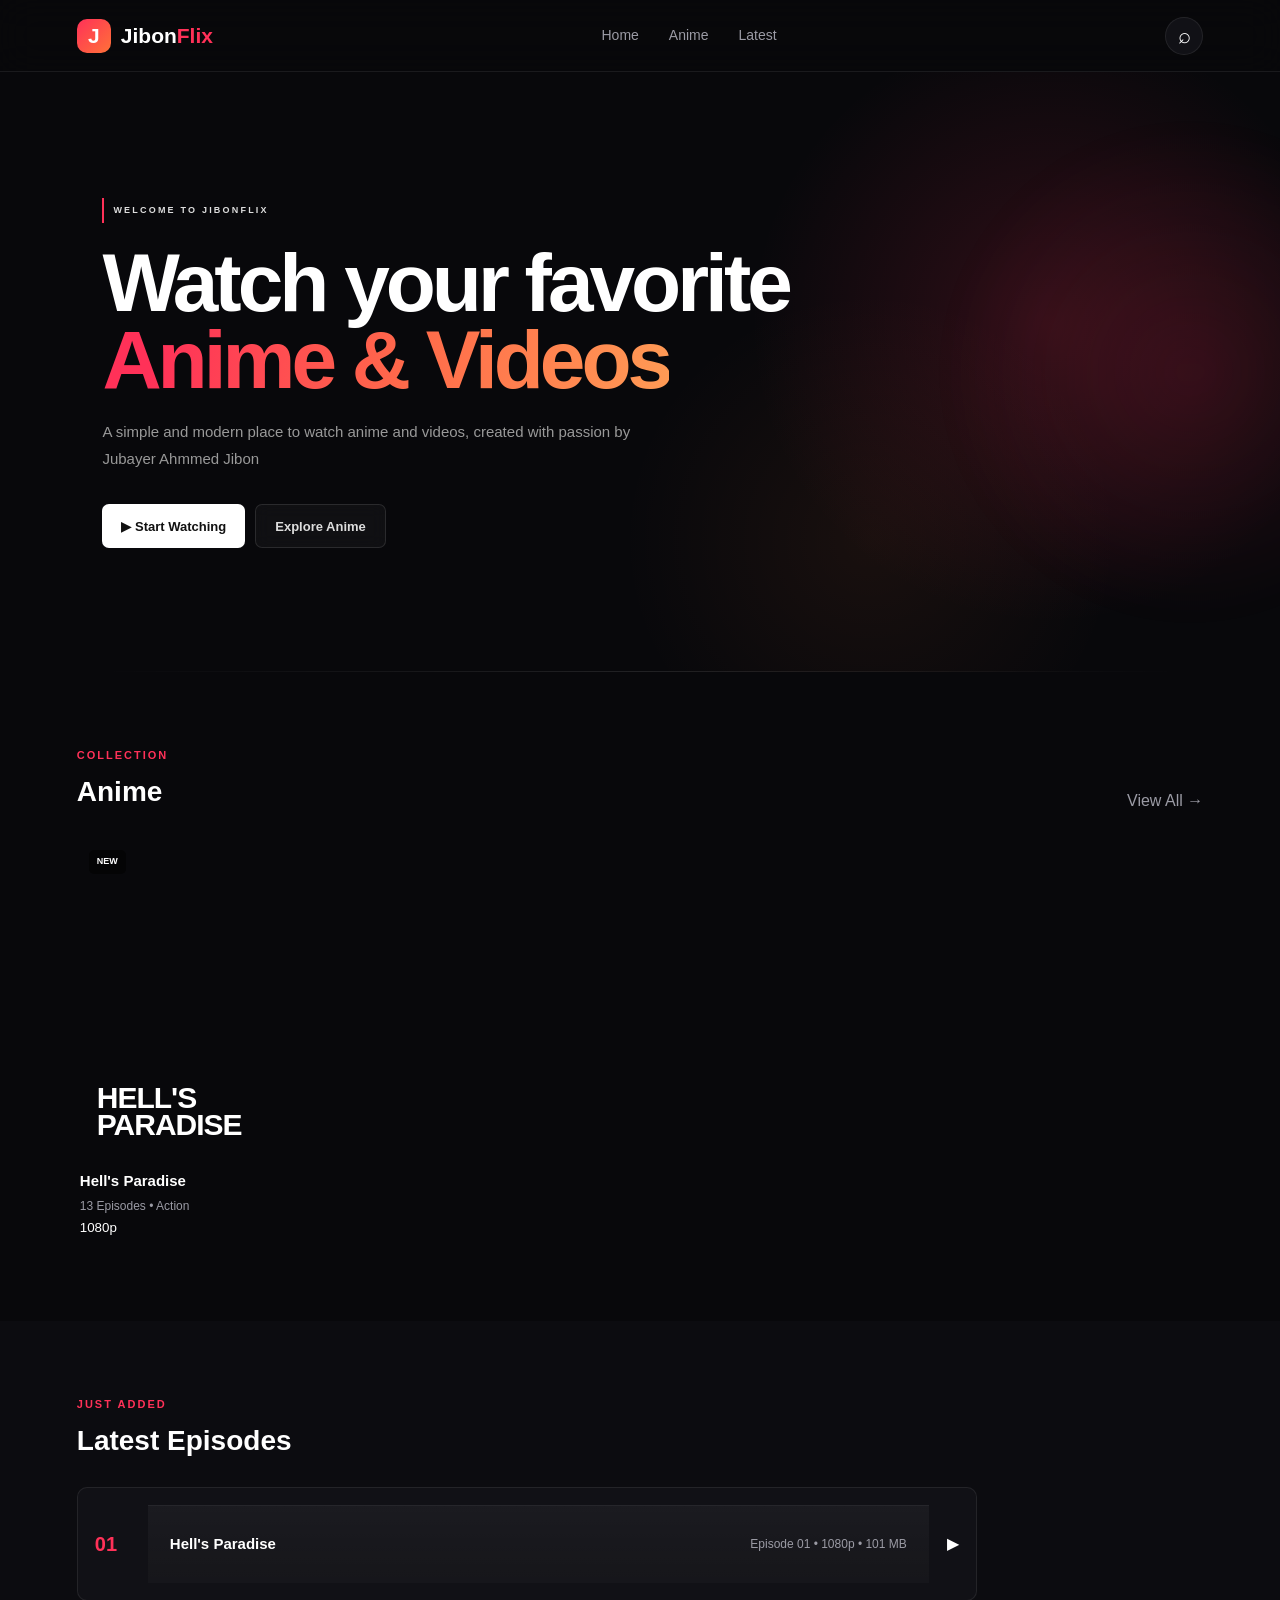
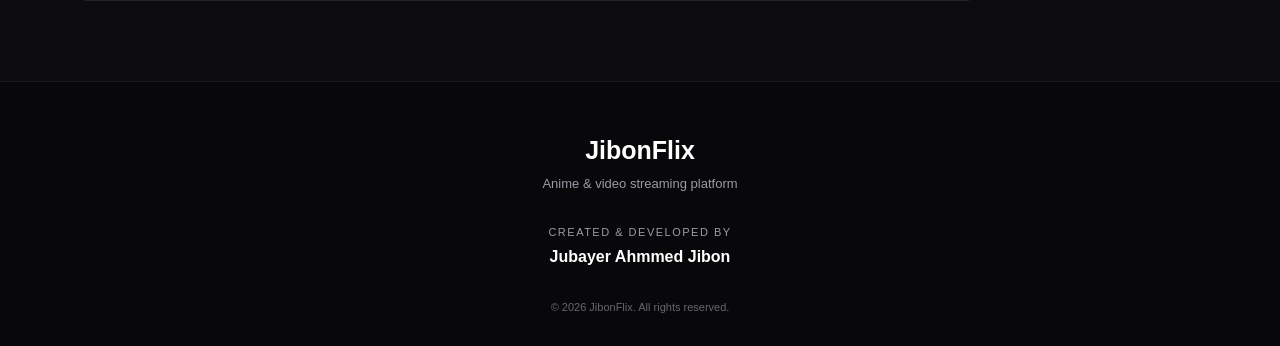
<file: index.html>
<!DOCTYPE html>
<html lang="en">
<head>
    <meta charset="UTF-8">
    <meta name="viewport" content="width=device-width, initial-scale=1.0">
    <title>JibonFlix — Anime & Video</title>
    <meta name="description" content="JibonFlix — Anime and video streaming platform">
    <link rel="stylesheet" href="style.css">
</head>

<body>

<header class="navbar">
    <a href="#" class="logo">
        <span class="logo-icon">J</span>
        <span>Jibon<span>Flix</span></span>
    </a>

    <nav>
        <a href="#home">Home</a>
        <a href="anime-list.html">Anime</a>
        <a href="#latest">Latest</a>
    </nav>

    <div class="search-area">
    <button class="search-btn" id="searchButton" onclick="focusSearch()">⌕</button>

    <div class="search-box">
        <input
            type="search"
            id="animeSearch"
            placeholder="Search anime..."
            autocomplete="off"
        >

        <div id="searchSuggestions" class="search-suggestions"></div>
    </div>
</div>
</header>


<main>

<section class="hero" id="home">
    <div class="hero-content">
        <div class="badge">WELCOME TO JIBONFLIX</div>

        <h1>Watch your favorite<br><span>Anime & Videos</span></h1>

        <p>
            A simple and modern place to watch anime and videos,
            created with passion by Jubayer Ahmmed Jibon
        </p>

        <div class="hero-buttons">
            <a href="#latest" class="primary-btn">▶ Start Watching</a>
            <a href="#anime" class="secondary-btn">Explore Anime</a>
        </div>
    </div>
</section>


<section class="section" id="anime">

    <div class="section-header">
        <div>
            <span class="section-label">COLLECTION</span>
            <h2>Anime</h2>
        </div>

        <a href="anime-list.html" class="view-btn">View All →</a>
    </div>

    <div class="anime-grid">

        <a href="anime.html?anime=hell%27s-paradise" class="anime-card">

            <div class="poster poster-five">
                <span class="status">NEW</span>

                <div class="poster-title">
                    HELL'S<br>PARADISE
                </div>
            </div>

            <div class="card-info">
                <h3>Hell's Paradise</h3>

                <p>
                    13 Episodes
                    •
                    Action
                </p>

                <small class="anime-quality">
                    1080p
                </small>
            </div>

        </a>

    </div>

</section>


<section class="latest section" id="latest">

    <div class="section-header">
        <div>
            <span class="section-label">JUST ADDED</span>
            <h2>Latest Episodes</h2>
        </div>
    </div>

    <div class="episode-list">

        <div class="episode">
            <div class="episode-number">01</div>
            <div class="episode-info">
                <h3>Hell's Paradise</h3>
                <p>Episode 01 • 1080p • 101 MB</p>
            </div>

            <a href="episode.html?anime=hell%27s-paradise&ep=1">
                ▶
            </a>
        </div>

    </div>
</section>

</main>


<footer>

    <div class="footer-brand">
        <div class="footer-logo">JibonFlix</div>

        <p>
            Anime & video streaming platform
        </p>
    </div>

    <div class="developer-credit">
        <span>Created & Developed by</span>
        <strong>Jubayer Ahmmed Jibon</strong>
    </div>

    <div class="copyright">
        © 2026 JibonFlix. All rights reserved.
    </div>

</footer>


<div id="toast"></div>

<script src="app.js"></script>

</body>
</html>
</file>
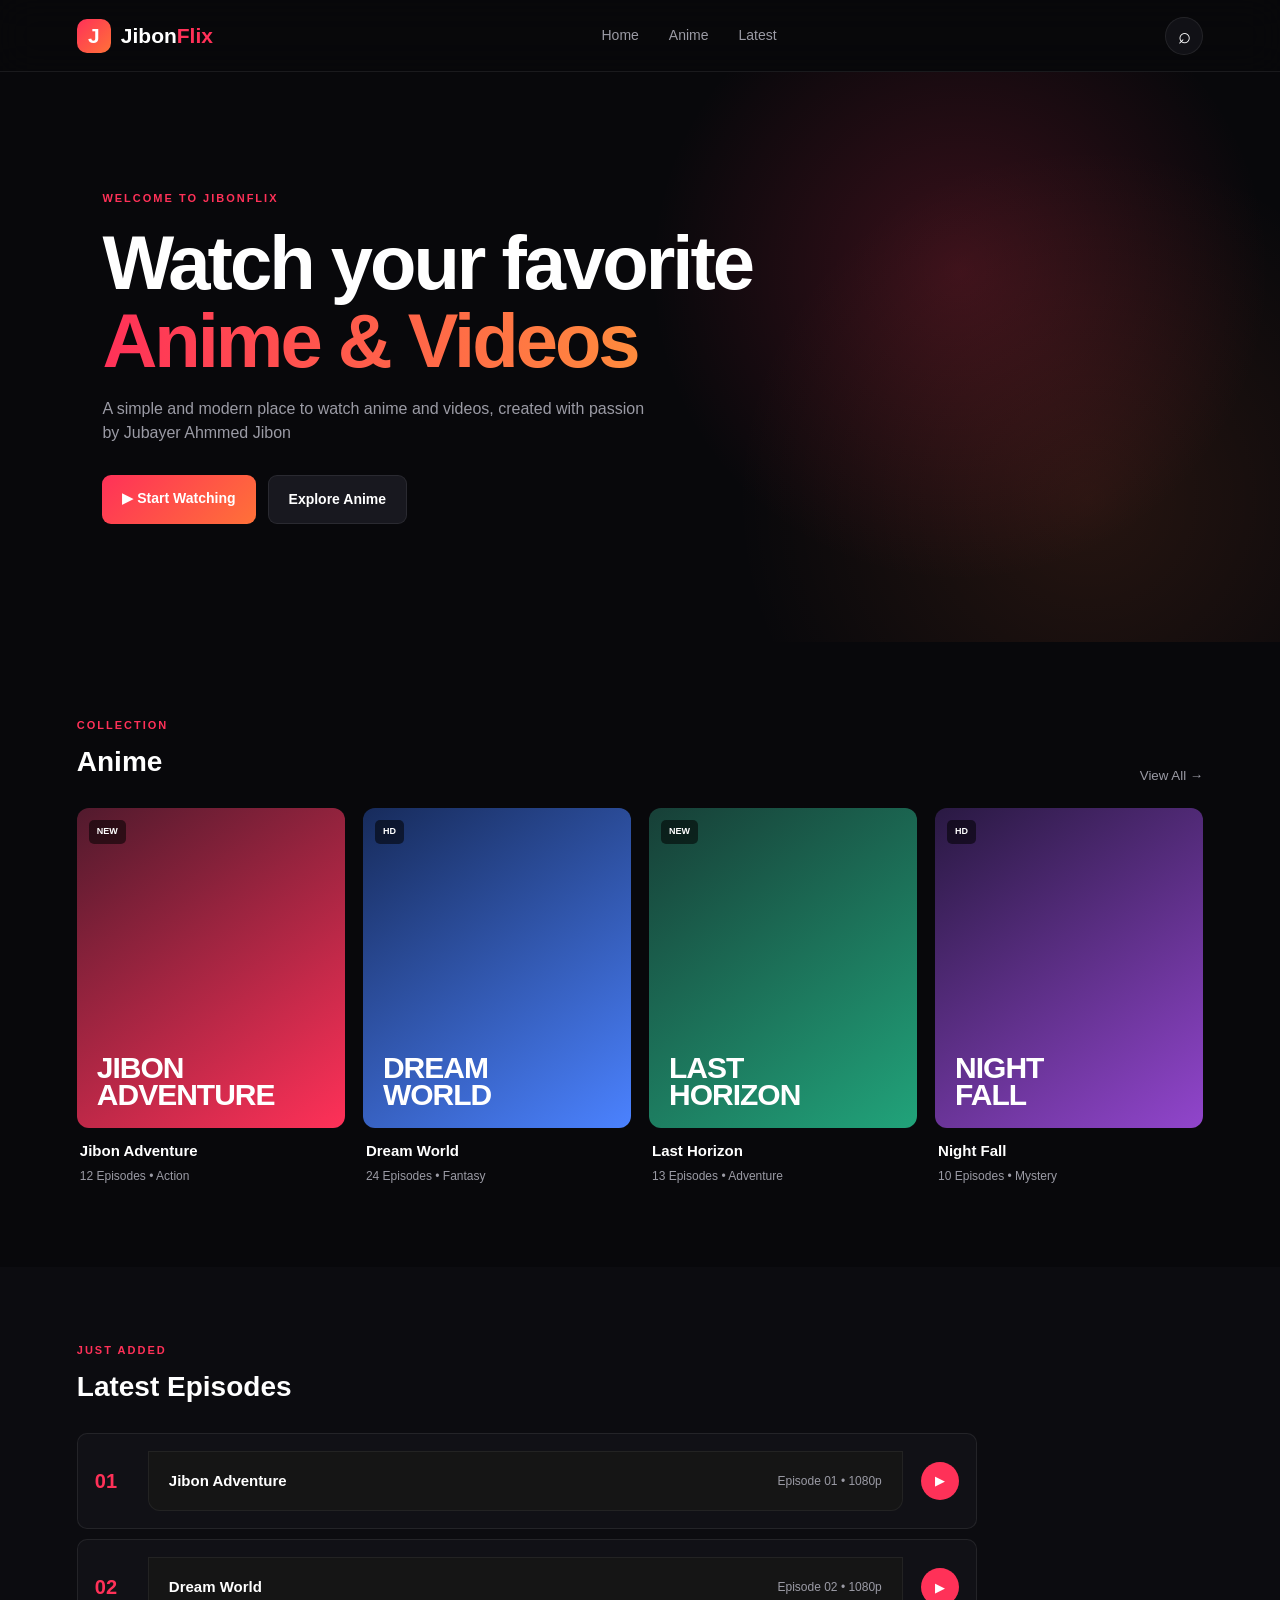
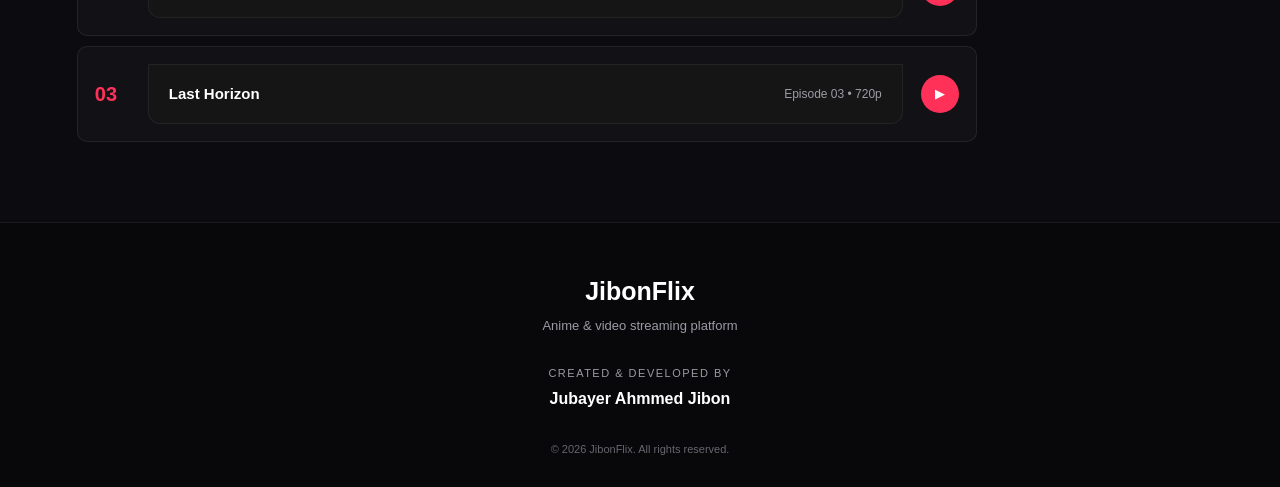
<file: backups/index.html>
<!DOCTYPE html>
<html lang="en">
<head>
    <meta charset="UTF-8">
    <meta name="viewport" content="width=device-width, initial-scale=1.0">
    <title>JibonFlix — Anime & Video</title>
    <meta name="description" content="JibonFlix — Anime and video streaming platform">
    <link rel="stylesheet" href="style.css">
</head>

<body>

<header class="navbar">
    <a href="#" class="logo">
        <span class="logo-icon">J</span>
        <span>Jibon<span>Flix</span></span>
    </a>

    <nav>
        <a href="#home">Home</a>
        <a href="#anime">Anime</a>
        <a href="#latest">Latest</a>
    </nav>

    <div class="search-area">
    <button class="search-btn" id="searchButton" onclick="focusSearch()">⌕</button>

    <div class="search-box">
        <input
            type="search"
            id="animeSearch"
            placeholder="Search anime..."
            autocomplete="off"
        >

        <div id="searchSuggestions" class="search-suggestions"></div>
    </div>
</div>
</header>


<main>

<section class="hero" id="home">
    <div class="hero-content">
        <div class="badge">WELCOME TO JIBONFLIX</div>

        <h1>Watch your favorite<br><span>Anime & Videos</span></h1>

        <p>
            A simple and modern place to watch anime and videos,
            created with passion by Jubayer Ahmmed Jibon
        </p>

        <div class="hero-buttons">
            <a href="#latest" class="primary-btn">▶ Start Watching</a>
            <a href="#anime" class="secondary-btn">Explore Anime</a>
        </div>
    </div>
</section>


<section class="section" id="anime">

    <div class="section-header">
        <div>
            <span class="section-label">COLLECTION</span>
            <h2>Anime</h2>
        </div>

        <button class="view-btn" onclick="showMessage()">
            View All →
        </button>
    </div>

    <div class="anime-grid">

        <a href="anime.html" class="anime-card">
            <div class="poster poster-one">
                <span class="status">NEW</span>
                <div class="poster-title">JIBON<br>ADVENTURE</div>
            </div>

            <div class="card-info">
                <h3>Jibon Adventure</h3>
                <p>12 Episodes • Action</p>
            </div>
        </a>


        <a href="anime.html?anime=dream-world" class="anime-card">
            <div class="poster poster-two">
                <span class="status">HD</span>
                <div class="poster-title">DREAM<br>WORLD</div>
            </div>

            <div class="card-info">
                <h3>Dream World</h3>
                <p>24 Episodes • Fantasy</p>
            </div>
        </a>


        <a href="anime.html?anime=last-horizon" class="anime-card">
            <div class="poster poster-three">
                <span class="status">NEW</span>
                <div class="poster-title">LAST<br>HORIZON</div>
            </div>

            <div class="card-info">
                <h3>Last Horizon</h3>
                <p>13 Episodes • Adventure</p>
            </div>
        </a>


        <a href="anime.html?anime=night-fall" class="anime-card">
            <div class="poster poster-four">
                <span class="status">HD</span>
                <div class="poster-title">NIGHT<br>FALL</div>
            </div>

            <div class="card-info">
                <h3>Night Fall</h3>
                <p>10 Episodes • Mystery</p>
            </div>
        </a>

    </div>
</section>


<section class="latest section" id="latest">

    <div class="section-header">
        <div>
            <span class="section-label">JUST ADDED</span>
            <h2>Latest Episodes</h2>
        </div>
    </div>

    <div class="episode-list">

        <div class="episode">
            <div class="episode-number">01</div>

            <div class="episode-info">
                <h3>Jibon Adventure</h3>
                <p>Episode 01 • 1080p</p>
            </div>

            <button onclick="playDemo()">▶</button>
        </div>


        <div class="episode">
            <div class="episode-number">02</div>

            <div class="episode-info">
                <h3>Dream World</h3>
                <p>Episode 02 • 1080p</p>
            </div>

            <button onclick="playDemo()">▶</button>
        </div>


        <div class="episode">
            <div class="episode-number">03</div>

            <div class="episode-info">
                <h3>Last Horizon</h3>
                <p>Episode 03 • 720p</p>
            </div>

            <button onclick="playDemo()">▶</button>
        </div>

    </div>
</section>

</main>


<footer>

    <div class="footer-brand">
        <div class="footer-logo">JibonFlix</div>

        <p>
            Anime & video streaming platform
        </p>
    </div>

    <div class="developer-credit">
        <span>Created & Developed by</span>
        <strong>Jubayer Ahmmed Jibon</strong>
    </div>

    <div class="copyright">
        © 2026 JibonFlix. All rights reserved.
    </div>

</footer>


<div id="toast"></div>

<script src="app.js"></script>

</body>
</html>
</file>
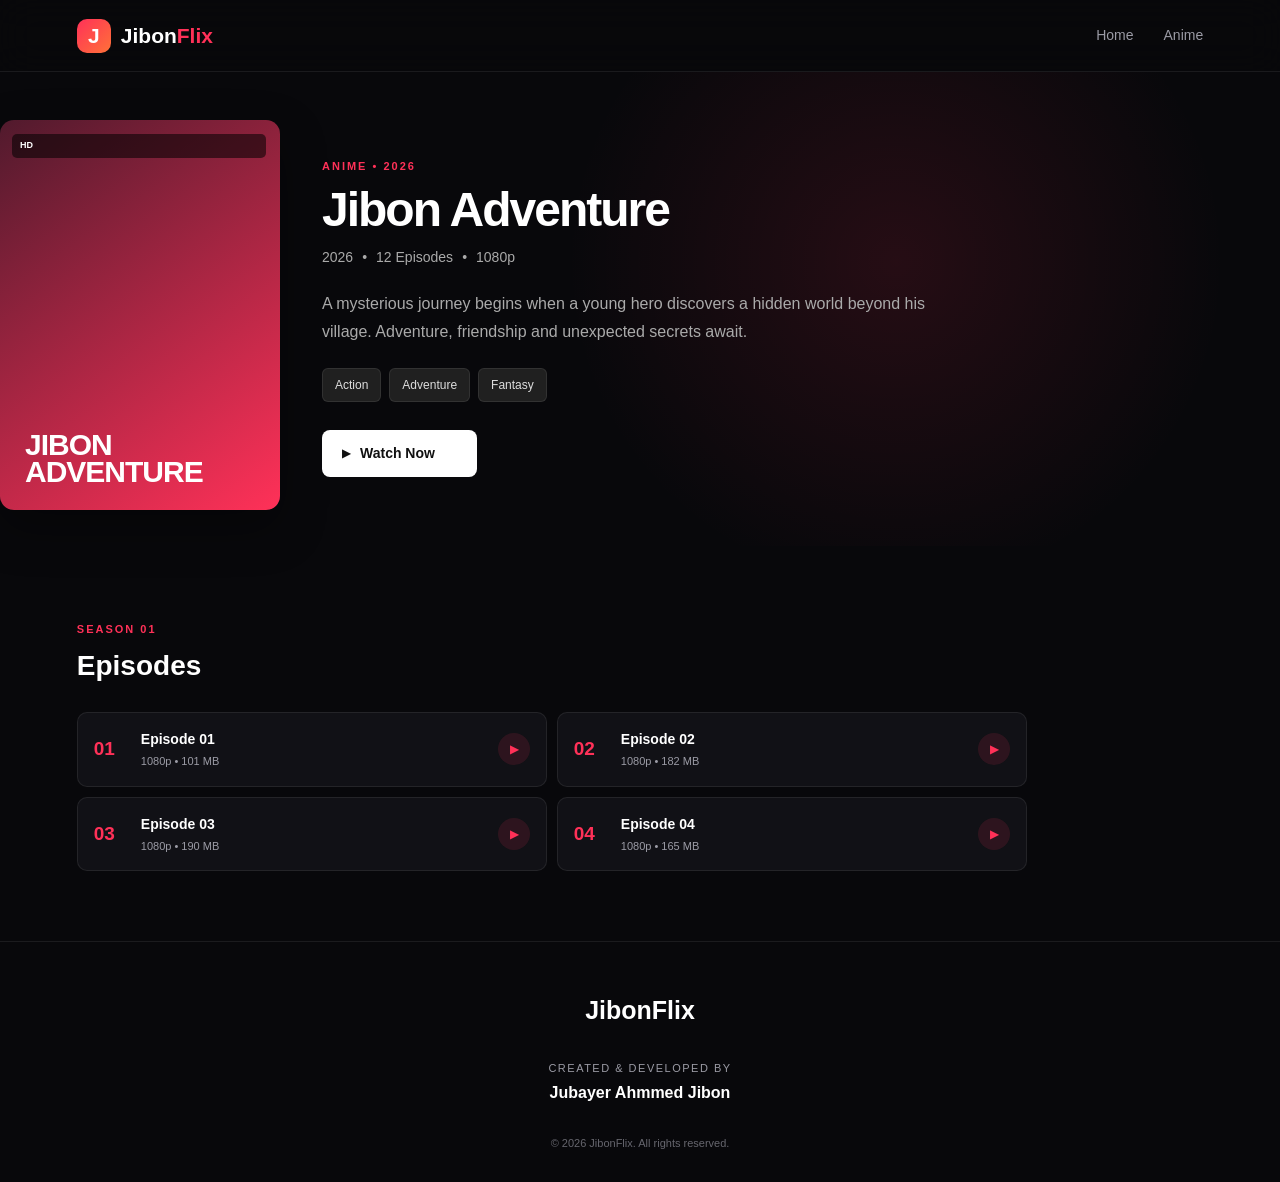
<file: backups/anime.html>
<!DOCTYPE html>
<html lang="en">
<head>
    <meta charset="UTF-8">
    <meta name="viewport" content="width=device-width, initial-scale=1.0">
    <title>Jibon Adventure — JibonFlix</title>
    <link rel="stylesheet" href="style.css">
</head>

<body>

<header class="navbar">
    <a href="index.html" class="logo">
        <span class="logo-icon">J</span>
        <span>Jibon<span>Flix</span></span>
    </a>

    <nav>
        <a href="index.html">Home</a>
        <a href="anime.html">Anime</a>
    </nav>
</header>


<main>

<section class="anime-hero">

    <div class="anime-cover poster-one">
        <div class="poster-title">JIBON<br>ADVENTURE</div>
        <span class="status">HD</span>
    </div>

    <div class="anime-description">

        <span class="section-label">ANIME • 2026</span>

        <h1>Jibon Adventure</h1>

        <div class="anime-meta">
            <span>2026</span>
            <span>•</span>
            <span>12 Episodes</span>
            <span>•</span>
            <span>1080p</span>
        </div>

        <p>
            A mysterious journey begins when a young hero discovers
            a hidden world beyond his village. Adventure, friendship
            and unexpected secrets await.
        </p>

        <div class="genres">
            <span>Action</span>
            <span>Adventure</span>
            <span>Fantasy</span>
        </div>

        <div class="anime-actions">
            <a href="episode.html?ep=1" class="watch-button">
                <span class="watch-icon">▶</span>
                <span>Watch Now</span>
            </a>
        </div>

    </div>

</section>


<section class="section">

    <div class="section-header">
        <div>
            <span class="section-label">SEASON 01</span>
            <h2>Episodes</h2>
        </div>
    </div>

    <div class="episode-grid">
        <a class="episode-card" href="episode.html?ep=1">
            <span>01</span>
            <div>
                <strong>Episode 01</strong>
                <small>1080p • 101 MB</small>
            </div>
            <b>▶</b>
        </a>

        <a class="episode-card" href="episode.html?ep=2">
            <span>02</span>
            <div>
                <strong>Episode 02</strong>
                <small>1080p • 182 MB</small>
            </div>
            <b>▶</b>
        </a>

        <a class="episode-card" href="episode.html?ep=3">
            <span>03</span>
            <div>
                <strong>Episode 03</strong>
                <small>1080p • 190 MB</small>
            </div>
            <b>▶</b>
        </a>

        <a class="episode-card" href="episode.html?ep=4">
            <span>04</span>
            <div>
                <strong>Episode 04</strong>
                <small>1080p • 165 MB</small>
            </div>
            <b>▶</b>
        </a>
    </div>

</section>

</main>


<footer>

    <div class="footer-logo">JibonFlix</div>

    <div class="developer-credit">
        <span>Created & Developed by</span>
        <strong>Jubayer Ahmmed Jibon</strong>
    </div>

    <div class="copyright">
        © 2026 JibonFlix. All rights reserved.
    </div>

</footer>

    <script src="anime-data.js"></script>

</body>
</html>
</file>
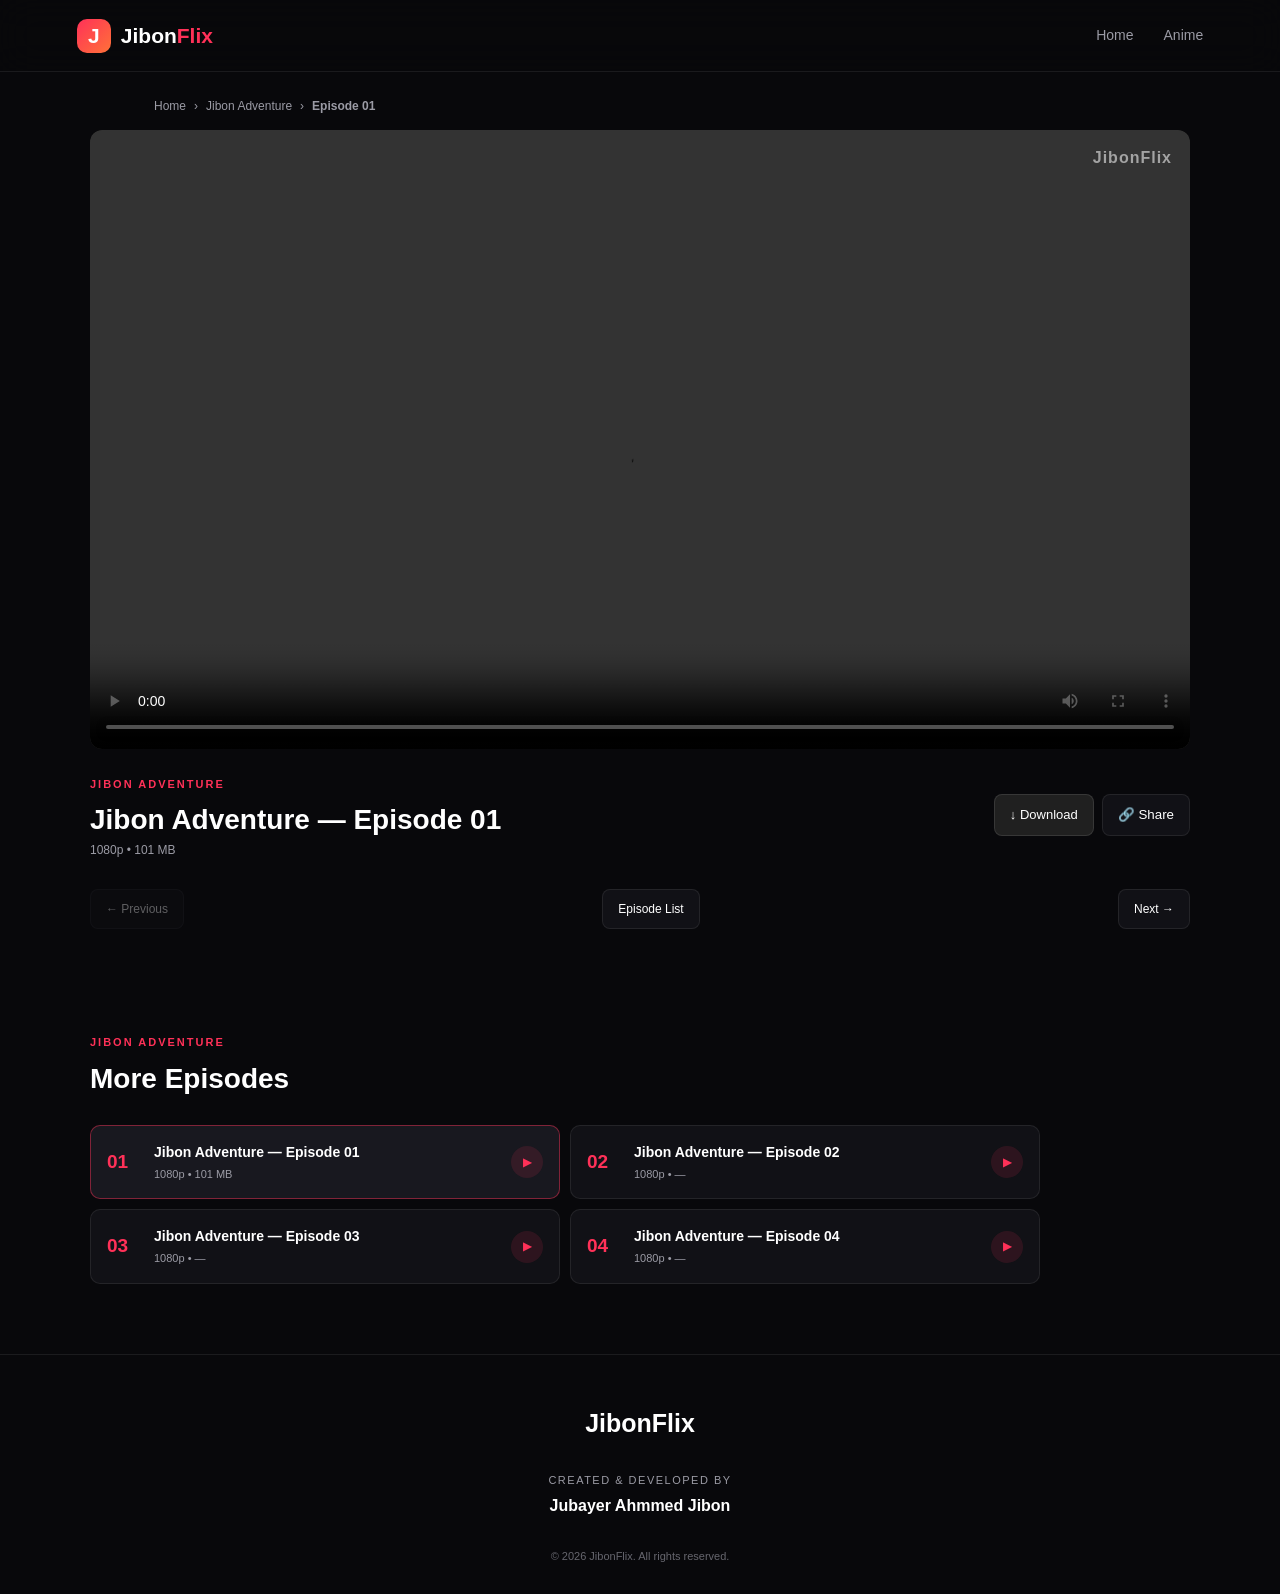
<file: backups/episode.html>
<!DOCTYPE html>
<html lang="en">
<head>
    <meta charset="UTF-8">
    <meta name="viewport" content="width=device-width, initial-scale=1.0">
    <title>Episode 01 — JibonFlix</title>
    <link rel="stylesheet" href="style.css">
</head>

<body>

<header class="navbar">

    <a href="index.html" class="logo">
        <span class="logo-icon">J</span>
        <span>Jibon<span>Flix</span></span>
    </a>

    <nav>
        <a href="index.html">Home</a>
        <a href="anime.html">Anime</a>
    </nav>

</header>


<main>

<section class="watch-section">

    <div class="breadcrumb">
        <a href="index.html">Home</a>
        <span>›</span>
        <a href="anime.html" id="breadcrumbAnime">Jibon Adventure</a>
        <span>›</span>
        <strong>Episode 01</strong>
    </div>


    <div class="video-container">

        <!-- Real video will be connected here later -->

        <div class="video-player-box">

            <div class="video-watermark">
                JibonFlix
            </div>

            <video
                class="real-player"
                controls
                playsinline
                preload="metadata"
            >
                <source src="assets/test.mkv" type="video/x-matroska">
                Your browser does not support HTML5 video.
            </video>

        </div>

    </div>


    <div class="watch-info">

        <div>
            <span class="section-label" id="episodeAnimeTitle">JIBON ADVENTURE</span>

            <h1>Episode 01</h1>

            <p class="episode-meta">
                1080p • 101 MB
            </p>
        </div>


        <div class="watch-actions">

            <a
                class="action-button"
                id="downloadButton"
                href="#"
            >
                ↓ Download
            </a>

            <button onclick="shareEpisode()">
                🔗 Share
            </button>

        </div>

    </div>


    <div class="episode-navigation">

        <a href="#" class="nav-episode previous-episode disabled">
            ← Previous
        </a>

        <a href="anime.html" class="nav-episode">
            Episode List
        </a>

        <a href="episode.html?ep=2" class="nav-episode next-episode">
            Next →
        </a>

    </div>


    <section class="section watch-episodes">

        <div class="section-header">
            <div>
                <span class="section-label" id="episodeAnimeTitle">JIBON ADVENTURE</span>
                <h2>More Episodes</h2>
            </div>
        </div>


        <div class="episode-grid">

            <a class="episode-card active" href="episode.html?ep=1">
                <span>01</span>
                <div>
                    <strong>Episode 01</strong>
                    <small>1080p • 175 MB</small>
                </div>
                <b>▶</b>
            </a>

            <a class="episode-card" href="episode.html?ep=2">
                <span>02</span>
                <div>
                    <strong>Episode 02</strong>
                    <small>1080p • 182 MB</small>
                </div>
                <b>▶</b>
            </a>

            <a class="episode-card" href="episode.html?ep=3">
                <span>03</span>
                <div>
                    <strong>Episode 03</strong>
                    <small>1080p • 190 MB</small>
                </div>
                <b>▶</b>
            </a>

        </div>

    </section>

</section>

</main>


<footer>

    <div class="footer-logo">JibonFlix</div>

    <div class="developer-credit">
        <span>Created & Developed by</span>
        <strong>Jubayer Ahmmed Jibon</strong>
    </div>

    <div class="copyright">
        © 2026 JibonFlix. All rights reserved.
    </div>

</footer>


<div id="toast"></div>

<script src="app.js"></script>

</body>
<script src="episode-data.js"></script>

</html>
</file>
<file: style.css>
* {
    margin: 0;
    padding: 0;
    box-sizing: border-box;
}

:root {
    --bg: #08080b;
    --card: #111116;
    --card-light: #18181f;
    --text: #ffffff;
    --muted: #9b9ba5;
    --accent: #ff3158;
    --accent-2: #ff7138;
    --border: rgba(255,255,255,0.08);
}

html {
    scroll-behavior: smooth;
}

body {
    background: var(--bg);
    color: var(--text);
    font-family: Arial, Helvetica, sans-serif;
    line-height: 1.5;
}

a {
    color: inherit;
    text-decoration: none;
}


/* NAVBAR */

.navbar {
    height: 72px;
    padding: 0 6%;
    display: flex;
    align-items: center;
    justify-content: space-between;
    position: sticky;
    top: 0;
    z-index: 100;
    background: rgba(8,8,11,0.88);
    backdrop-filter: blur(18px);
    border-bottom: 1px solid var(--border);
}

.logo {
    display: flex;
    align-items: center;
    gap: 10px;
    font-size: 21px;
    font-weight: 800;
}

.logo > span:last-child span {
    color: var(--accent);
}

.logo-icon {
    width: 34px;
    height: 34px;
    display: grid;
    place-items: center;
    border-radius: 10px;
    background: linear-gradient(135deg, var(--accent), var(--accent-2));
    font-weight: 900;
}

nav {
    display: flex;
    gap: 30px;
}

nav a {
    color: var(--muted);
    font-size: 14px;
    transition: 0.2s;
}

nav a:hover {
    color: white;
}

.search-btn {
    width: 38px;
    height: 38px;
    border: 1px solid var(--border);
    background: var(--card);
    color: white;
    border-radius: 50%;
    font-size: 22px;
}


/* HERO */

.hero {
    min-height: 570px;
    display: flex;
    align-items: center;
    padding: 80px 8%;
    position: relative;
    overflow: hidden;
    background:
        radial-gradient(circle at 75% 35%, rgba(255,49,88,0.20), transparent 30%),
        radial-gradient(circle at 85% 75%, rgba(255,113,56,0.12), transparent 30%);
}

.hero-content {
    max-width: 680px;
}

.badge,
.section-label {
    color: var(--accent);
    font-size: 11px;
    letter-spacing: 2px;
    font-weight: 800;
}

.hero h1 {
    font-size: clamp(42px, 7vw, 76px);
    line-height: 1.02;
    margin: 18px 0;
    letter-spacing: -3px;
}

.hero h1 span {
    background: linear-gradient(90deg, #ff3158, #ff8b3d);
    -webkit-background-clip: text;
    color: transparent;
}

.hero p {
    max-width: 560px;
    color: var(--muted);
    font-size: 16px;
}

.hero-buttons {
    display: flex;
    gap: 12px;
    margin-top: 30px;
}

.primary-btn,
.secondary-btn {
    padding: 13px 20px;
    border-radius: 9px;
    font-size: 14px;
    font-weight: 700;
}

.primary-btn {
    background: linear-gradient(135deg, var(--accent), var(--accent-2));
}

.secondary-btn {
    background: var(--card-light);
    border: 1px solid var(--border);
}


/* SECTIONS */

.section {
    padding: 70px 6%;
}

.section-header {
    display: flex;
    justify-content: space-between;
    align-items: end;
    margin-bottom: 25px;
}

.section-header h2 {
    font-size: 28px;
    margin-top: 5px;
}

.view-btn {
    background: transparent;
    border: 0;
    color: var(--muted);
}


/* ANIME GRID */

.anime-grid {
    display: grid;
    grid-template-columns: repeat(4, 1fr);
    gap: 18px;
}

.anime-card {
    min-width: 0;
}

.poster {
    height: 320px;
    border-radius: 12px;
    overflow: hidden;
    position: relative;
    display: flex;
    align-items: end;
    padding: 20px;
    transition: transform 0.25s;
}

.anime-card:hover .poster {
    transform: translateY(-5px);
}

.poster-one {
    background: linear-gradient(145deg, #511a2d, #ff3158);
}

.poster-two {
    background: linear-gradient(145deg, #172b5b, #4b82ff);
}

.poster-three {
    background: linear-gradient(145deg, #173f37, #21a37a);
}

.poster-four {
    background: linear-gradient(145deg, #291942, #9145cc);
}

.poster-title {
    font-size: 30px;
    line-height: 0.9;
    font-weight: 900;
    letter-spacing: -1px;
}

.status {
    position: absolute;
    top: 12px;
    left: 12px;
    padding: 5px 8px;
    border-radius: 5px;
    background: rgba(0,0,0,0.55);
    font-size: 9px;
    font-weight: 800;
}

.card-info {
    padding: 12px 3px;
}

.card-info h3 {
    font-size: 15px;
}

.card-info p {
    color: var(--muted);
    font-size: 12px;
    margin-top: 4px;
}


/* EPISODES */

.latest {
    background: #0c0c10;
}

.episode-list {
    max-width: 900px;
}

.episode {
    display: flex;
    align-items: center;
    gap: 18px;
    padding: 17px;
    margin-bottom: 10px;
    background: var(--card);
    border: 1px solid var(--border);
    border-radius: 10px;
}

.episode-number {
    font-size: 20px;
    font-weight: 800;
    color: var(--accent);
    min-width: 35px;
}

.episode-info {
    flex: 1;
}

.episode-info h3 {
    font-size: 15px;
}

.episode-info p {
    color: var(--muted);
    font-size: 12px;
}

.episode button {
    width: 38px;
    height: 38px;
    border: 0;
    border-radius: 50%;
    background: var(--accent);
    color: white;
}


/* FOOTER */

footer {
    padding: 50px 6% 30px;
    border-top: 1px solid var(--border);
    text-align: center;
}

.footer-logo {
    font-size: 25px;
    font-weight: 900;
}

.footer-brand p {
    color: var(--muted);
    font-size: 13px;
    margin-top: 5px;
}

.developer-credit {
    margin: 30px 0;
    display: flex;
    flex-direction: column;
    gap: 5px;
}

.developer-credit span {
    color: var(--muted);
    font-size: 11px;
    text-transform: uppercase;
    letter-spacing: 1.5px;
}

.developer-credit strong {
    color: white;
    font-size: 16px;
}

.copyright {
    color: #66666e;
    font-size: 11px;
}


/* TOAST */

#toast {
    position: fixed;
    bottom: 25px;
    left: 50%;
    transform: translate(-50%, 100px);
    padding: 12px 18px;
    background: #202026;
    border: 1px solid var(--border);
    border-radius: 8px;
    font-size: 13px;
    opacity: 0;
    transition: 0.3s;
    z-index: 200;
}

#toast.show {
    transform: translate(-50%, 0);
    opacity: 1;
}


/* MOBILE */

@media (max-width: 800px) {

    nav {
        display: none;
    }

    .navbar {
        padding: 0 5%;
    }

    .hero {
        min-height: 520px;
        padding: 60px 6%;
    }

    .hero h1 {
        letter-spacing: -2px;
    }

    .anime-grid {
        grid-template-columns: repeat(2, 1fr);
        gap: 12px;
    }

    .poster {
        height: 250px;
    }

    .section {
        padding: 55px 5%;
    }
}

@media (max-width: 420px) {

    .poster {
        height: 220px;
    }

    .poster-title {
        font-size: 23px;
    }

    .hero-buttons {
        flex-direction: column;
    }

    .primary-btn,
    .secondary-btn {
        text-align: center;
    }
}


/* ANIME DETAILS */

.anime-hero {
    padding: 80px 8%;
    display: flex;
    gap: 45px;
    align-items: center;
    background:
        radial-gradient(circle at 70% 40%, rgba(255,49,88,0.12), transparent 35%);
}

.anime-cover {
    width: 260px;
    height: 370px;
    flex-shrink: 0;
    border-radius: 14px;
    display: flex;
    align-items: end;
    padding: 25px;
    box-shadow: 0 25px 70px rgba(0,0,0,0.35);
}

.anime-description {
    max-width: 650px;
}

.anime-description h1 {
    font-size: clamp(35px, 6vw, 60px);
    margin: 8px 0;
    letter-spacing: -2px;
}

.anime-meta {
    display: flex;
    gap: 10px;
    color: var(--muted);
    font-size: 13px;
    margin-bottom: 20px;
}

.anime-description p {
    color: var(--muted);
    max-width: 600px;
}

.genres {
    display: flex;
    flex-wrap: wrap;
    gap: 8px;
    margin-top: 20px;
}

.genres span {
    padding: 6px 10px;
    border: 1px solid var(--border);
    border-radius: 6px;
    color: var(--muted);
    font-size: 11px;
}


/* EPISODE GRID */

.episode-grid {
    display: grid;
    grid-template-columns: repeat(2, 1fr);
    gap: 10px;
    max-width: 950px;
}

.episode-card {
    display: flex;
    align-items: center;
    gap: 15px;
    padding: 16px;
    background: var(--card);
    border: 1px solid var(--border);
    border-radius: 10px;
    transition: 0.2s;
}

.episode-card:hover,
.episode-card.active {
    border-color: rgba(255,49,88,0.45);
    background: var(--card-light);
}

.episode-card > span {
    color: var(--accent);
    font-size: 19px;
    font-weight: 800;
    min-width: 32px;
}

.episode-card div {
    flex: 1;
}

.episode-card strong {
    display: block;
    font-size: 14px;
}

.episode-card small {
    display: block;
    color: var(--muted);
    font-size: 11px;
    margin-top: 3px;
}

.episode-card b {
    width: 32px;
    height: 32px;
    display: grid;
    place-items: center;
    background: rgba(255,49,88,0.12);
    color: var(--accent);
    border-radius: 50%;
    font-size: 11px;
}


/* WATCH PAGE */

.watch-section {
    padding-top: 25px;
}

.breadcrumb {
    max-width: 1100px;
    margin: 0 auto 15px;
    padding: 0 5%;
    display: flex;
    gap: 8px;
    align-items: center;
    color: var(--muted);
    font-size: 12px;
}

.breadcrumb a:hover {
    color: white;
}

.video-container {
    width: min(1100px, 90%);
    margin: auto;
    background: #000;
    border-radius: 12px;
    overflow: hidden;
    aspect-ratio: 16 / 9;
}

.video-placeholder {
    width: 100%;
    height: 100%;
    display: flex;
    align-items: center;
    justify-content: center;
    flex-direction: column;
    background:
        radial-gradient(circle, rgba(255,49,88,0.12), transparent 45%),
        #08080b;
}

.play-circle {
    width: 70px;
    height: 70px;
    display: grid;
    place-items: center;
    border-radius: 50%;
    background: linear-gradient(135deg, var(--accent), var(--accent-2));
    font-size: 24px;
    padding-left: 4px;
    margin-bottom: 18px;
}

.video-placeholder h2 {
    font-size: 20px;
}

.video-placeholder p {
    color: var(--muted);
    margin-top: 3px;
}

.video-placeholder small {
    color: #55555e;
    margin-top: 15px;
    font-size: 10px;
}

.watch-info {
    width: min(1100px, 90%);
    margin: 22px auto;
    display: flex;
    justify-content: space-between;
    gap: 20px;
    align-items: center;
}

.watch-info h1 {
    font-size: 28px;
    margin-top: 4px;
}

.watch-info p {
    color: var(--muted);
    font-size: 12px;
}

.watch-actions {
    display: flex;
    gap: 8px;
}

.watch-actions button {
    padding: 11px 15px;
    background: var(--card);
    border: 1px solid var(--border);
    color: white;
    border-radius: 8px;
}

.episode-navigation {
    width: min(1100px, 90%);
    margin: 30px auto;
    display: flex;
    justify-content: space-between;
    gap: 10px;
}

.nav-episode {
    padding: 10px 15px;
    background: var(--card);
    border: 1px solid var(--border);
    border-radius: 8px;
    font-size: 12px;
}

.nav-episode.disabled {
    opacity: 0.35;
    pointer-events: none;
}

.watch-episodes {
    padding-left: 0;
    padding-right: 0;
    width: min(1100px, 90%);
    margin: auto;
}


/* MOBILE WATCH */

@media (max-width: 700px) {

    .anime-hero {
        padding: 55px 6%;
        flex-direction: column;
        align-items: flex-start;
    }

    .anime-cover {
        width: 190px;
        height: 270px;
    }

    .episode-grid {
        grid-template-columns: 1fr;
    }

    .watch-info {
        flex-direction: column;
        align-items: flex-start;
    }

    .watch-actions {
        width: 100%;
    }

    .watch-actions button {
        flex: 1;
    }

    .episode-navigation {
        flex-wrap: wrap;
    }

    .nav-episode {
        flex: 1;
        text-align: center;
    }

    .video-container {
        width: 100%;
        border-radius: 0;
    }
}

/* REAL VIDEO PLAYER */

.real-player {
    width: 100%;
    height: 100%;
    display: block;
    background: #000;
    object-fit: contain;
}


/* JIBONFLIX VIDEO PLAYER */

.video-player-box {
    position: relative;
    width: 100%;
    height: 100%;
    background: #000;
    overflow: hidden;
}

.video-watermark {
    position: absolute;
    top: 16px;
    right: 18px;
    z-index: 5;
    color: rgba(255,255,255,0.55);
    font-size: 16px;
    font-weight: 700;
    letter-spacing: 1px;
    pointer-events: none;
    user-select: none;
}

.real-player {
    width: 100%;
    height: 100%;
    display: block;
    background: #000;
    object-fit: contain;
}

@media (max-width: 600px) {
    .video-watermark {
        top: 10px;
        right: 12px;
        font-size: 13px;
    }
}


/* EPISODE INFO BAR */

.episode-info {
    display: flex;
    align-items: center;
    justify-content: space-between;
    gap: 20px;
    padding: 18px 20px;
    background: #151515;
    border: 1px solid rgba(255,255,255,0.06);
    border-radius: 0 0 12px 12px;
}

.episode-main-info h1 {
    margin: 0 0 7px;
    font-size: 20px;
    color: #fff;
}

.episode-main-info p {
    margin: 0;
    color: #999;
    font-size: 13px;
}

.episode-main-info p span {
    margin: 0 6px;
    color: #555;
}

.episode-actions {
    display: flex;
    gap: 10px;
}

.episode-actions button {
    border: 1px solid rgba(255,255,255,0.1);
    background: #202020;
    color: #fff;
    padding: 10px 15px;
    border-radius: 8px;
    cursor: pointer;
    font-size: 13px;
    transition: 0.2s;
}

.episode-actions button:hover {
    background: #2c2c2c;
    transform: translateY(-1px);
}

@media (max-width: 600px) {

    .episode-info {
        align-items: flex-start;
        flex-direction: column;
        padding: 15px;
    }

    .episode-main-info h1 {
        font-size: 17px;
    }

    .episode-actions {
        width: 100%;
    }

    .episode-actions button {
        flex: 1;
    }
}




/* ACTION BUTTON */

.action-button {
    display: inline-flex;
    align-items: center;
    justify-content: center;
    gap: 5px;
    border: 1px solid rgba(255,255,255,0.1);
    background: #202020;
    color: #fff;
    padding: 10px 15px;
    border-radius: 8px;
    cursor: pointer;
    font-size: 13px;
    text-decoration: none;
    transition: 0.2s;
}

.action-button:hover {
    background: #2c2c2c;
    transform: translateY(-1px);
}

@media (max-width: 600px) {
    .action-button {
        flex: 1;
    }
}


/* SEARCH */

.search-area {
    position: relative;
    display: flex;
    align-items: center;
}

.search-area .search-btn {
    flex-shrink: 0;
}

.search-box {
    position: relative;
    width: 0;
    overflow: visible;
    transition: width 0.25s ease;
}

.search-area.active .search-box {
    width: 220px;
}

.search-box input {
    width: 0;
    height: 38px;
    opacity: 0;
    padding: 0;
    border: 0;
    outline: none;
    background: #1b1b1b;
    color: #fff;
    border-radius: 8px;
    transition: 0.25s ease;
}

.search-area.active .search-box input {
    width: 100%;
    opacity: 1;
    padding: 0 12px;
    border: 1px solid rgba(255,255,255,0.12);
}

.search-box input::placeholder {
    color: #888;
}

.search-suggestions {
    position: absolute;
    top: calc(100% + 8px);
    right: 0;
    width: 100%;
    background: #181818;
    border: 1px solid rgba(255,255,255,0.1);
    border-radius: 10px;
    overflow: hidden;
    opacity: 0;
    visibility: hidden;
    transform: translateY(-5px);
    transition: 0.2s ease;
    z-index: 100;
    box-shadow: 0 12px 30px rgba(0,0,0,0.35);
}

.search-suggestions.show {
    opacity: 1;
    visibility: visible;
    transform: translateY(0);
}

.search-suggestion {
    display: flex;
    align-items: center;
    gap: 10px;
    padding: 12px 14px;
    color: #fff;
    cursor: pointer;
    font-size: 14px;
}

.search-suggestion:hover {
    background: #252525;
}

.suggestion-icon {
    font-size: 11px;
    opacity: 0.7;
}

.search-no-result {
    padding: 13px 14px;
    color: #888;
    font-size: 13px;
}

@media (max-width: 600px) {
    .search-area.active .search-box {
        width: 150px;
    }
}



.search-area.active .search-btn {
    display: none;
}


/* PREMIUM ANIME HERO */

.anime-hero {
    display: grid;
    grid-template-columns: 280px minmax(0, 1fr);
    gap: 42px;
    align-items: center;
    padding: 48px 0 36px;
}

.anime-cover {
    width: 280px;
    height: 390px;
    position: relative;
    border-radius: 14px;
    overflow: hidden;
    box-shadow: 0 18px 45px rgba(0,0,0,0.35);
}

.anime-cover .status {
    position: absolute;
    top: 14px;
    right: 14px;
}

.anime-description {
    min-width: 0;
}

.anime-description .section-label {
    display: inline-block;
    margin-bottom: 10px;
}

.anime-description h1 {
    margin: 0 0 10px;
    font-size: clamp(30px, 4vw, 48px);
    line-height: 1.1;
}

.anime-meta {
    display: flex;
    flex-wrap: wrap;
    gap: 9px;
    color: #aaa;
    font-size: 14px;
    margin-bottom: 22px;
}

.anime-description p {
    max-width: 650px;
    margin: 0 0 22px;
    color: #aaa;
    line-height: 1.75;
}

.genres {
    display: flex;
    flex-wrap: wrap;
    gap: 8px;
}

.genres span {
    padding: 7px 12px;
    border-radius: 6px;
    background: #202020;
    border: 1px solid rgba(255,255,255,0.08);
    color: #ddd;
    font-size: 12px;
}

.anime-actions {
    margin-top: 28px;
}

.watch-button {
    display: inline-flex;
    align-items: center;
    gap: 10px;
    min-width: 155px;
    padding: 13px 20px;
    border-radius: 8px;
    background: #fff;
    color: #111;
    text-decoration: none;
    font-size: 14px;
    font-weight: 700;
    transition: transform 0.2s ease, background 0.2s ease;
}

.watch-button:hover {
    transform: translateY(-2px);
    background: #e8e8e8;
}

.watch-icon {
    font-size: 11px;
}

@media (max-width: 700px) {
    .anime-hero {
        grid-template-columns: 1fr;
        gap: 28px;
        padding-top: 30px;
    }

    .anime-cover {
        width: min(260px, 80vw);
        height: 360px;
        margin: 0 auto;
    }

    .anime-description {
        text-align: left;
    }

    .watch-button {
        width: 100%;
    }
}


/* =========================================
   JIBONFLIX — ANIME COLLECTION
   Poster-first streaming layout
========================================= */

.anime-list-section {
    padding-top: 58px;
    padding-bottom: 80px;
}

.anime-list-section .section-header {
    margin-bottom: 34px;
    display: flex;
    align-items: flex-end;
    justify-content: space-between;
    gap: 20px;
}

.anime-list-section .section-label {
    font-size: 10px;
    letter-spacing: 2.5px;
    opacity: .55;
}

.anime-list-section .section-header h1 {
    margin: 8px 0 0;
    font-size: clamp(30px, 4vw, 46px);
    line-height: .98;
    letter-spacing: -2px;
}

.anime-count {
    color: var(--muted);
    font-size: 11px;
    letter-spacing: .8px;
    white-space: nowrap;
}


/* COLLECTION GRID */

.anime-list-section .anime-grid {
    display: grid;
    grid-template-columns: repeat(4, minmax(0, 1fr));
    gap: 34px 20px;
}


/* CARD */

.anime-list-section .anime-card {
    min-width: 0;
    display: block;
    position: relative;
    color: inherit;
    text-decoration: none;
}


/* POSTER */

.anime-list-section .anime-card .poster {
    height: 390px;
    padding: 0;
    border-radius: 10px;
    overflow: hidden;
    position: relative;
    isolation: isolate;
    transition:
        transform .45s cubic-bezier(.2,.7,.2,1),
        box-shadow .45s ease;
}


/* cinematic bottom fade */

.anime-list-section .anime-card .poster::before {
    content: "";
    position: absolute;
    z-index: 1;
    inset: 0;
    background:
        linear-gradient(
            to bottom,
            rgba(0,0,0,0) 42%,
            rgba(0,0,0,.05) 54%,
            rgba(0,0,0,.78) 100%
        );
    pointer-events: none;
}


/* subtle top highlight */

.anime-list-section .anime-card .poster::after {
    content: "";
    position: absolute;
    z-index: 1;
    inset: 0;
    background:
        linear-gradient(
            135deg,
            rgba(255,255,255,.09),
            transparent 25%,
            transparent 70%,
            rgba(0,0,0,.16)
        );
    pointer-events: none;
}


/* HOVER */

.anime-list-section .anime-card:hover .poster {
    transform: translateY(-8px) scale(1.015);
    box-shadow:
        0 22px 45px rgba(0,0,0,.38),
        0 0 0 1px rgba(255,255,255,.08);
}


/* POSTER TITLE */

.anime-list-section .anime-card .poster-title {
    position: absolute;
    z-index: 3;
    left: 18px;
    right: 18px;
    bottom: 19px;
    font-size: 27px;
    line-height: .9;
    letter-spacing: -1.3px;
    text-shadow: 0 3px 12px rgba(0,0,0,.5);
    transition: transform .35s ease;
}

.anime-list-section .anime-card:hover .poster-title {
    transform: translateY(-4px);
}


/* STATUS */

.anime-list-section .anime-card .status {
    position: absolute;
    z-index: 4;
    top: 13px;
    right: 13px;
    padding: 5px 8px;
    border-radius: 4px;
    background: rgba(8,8,10,.72);
    border: 1px solid rgba(255,255,255,.13);
    backdrop-filter: blur(8px);
    font-size: 8px;
    letter-spacing: 1px;
}


/* PLAY INDICATOR */

.anime-list-section .anime-card::after {
    content: "▶";
    position: absolute;
    z-index: 6;
    top: 50%;
    left: 50%;
    width: 48px;
    height: 48px;
    display: flex;
    align-items: center;
    justify-content: center;
    transform: translate(-50%, -42%) scale(.72);
    border-radius: 50%;
    background: rgba(255,255,255,.94);
    color: #090909;
    font-size: 13px;
    padding-left: 2px;
    opacity: 0;
    pointer-events: none;
    transition:
        opacity .3s ease,
        transform .35s cubic-bezier(.2,.8,.2,1);
}

.anime-list-section .anime-card:hover::after {
    opacity: 1;
    transform: translate(-50%, -50%) scale(1);
}


/* INFORMATION */

.anime-list-section .card-info {
    padding: 13px 2px 0;
}

.anime-list-section .card-info h3 {
    margin: 0;
    color: #f5f5f5;
    font-size: 15px;
    font-weight: 700;
    letter-spacing: -.2px;
}

.anime-list-section .card-info p {
    margin: 6px 0 0;
    color: var(--muted);
    font-size: 11px;
}


/* QUALITY */

.anime-list-section .anime-quality {
    display: none;
}


/* TABLET */

@media (max-width: 1000px) {

    .anime-list-section .anime-grid {
        grid-template-columns: repeat(3, minmax(0, 1fr));
        gap: 28px 18px;
    }

    .anime-list-section .anime-card .poster {
        height: 360px;
    }
}


/* MOBILE */

@media (max-width: 650px) {

    .anime-list-section {
        padding-top: 38px;
        padding-bottom: 55px;
    }

    .anime-list-section .section-header {
        margin-bottom: 25px;
        align-items: flex-end;
    }

    .anime-list-section .section-header h1 {
        font-size: 29px;
        letter-spacing: -1.3px;
    }

    .anime-list-section .anime-grid {
        grid-template-columns: repeat(2, minmax(0, 1fr));
        gap: 25px 13px;
    }

    .anime-list-section .anime-card .poster {
        height: auto;
        aspect-ratio: 2 / 3;
    }

    .anime-list-section .anime-card .poster-title {
        left: 13px;
        right: 13px;
        bottom: 14px;
        font-size: 21px;
    }

    .anime-list-section .anime-card::after {
        width: 40px;
        height: 40px;
        font-size: 11px;
    }

    .anime-list-section .card-info {
        padding-top: 10px;
    }

    .anime-list-section .card-info h3 {
        font-size: 13px;
    }

    .anime-list-section .card-info p {
        margin-top: 4px;
        font-size: 10px;
    }
}


/* SMALL PHONES */

@media (max-width: 380px) {

    .anime-list-section .anime-grid {
        gap: 22px 10px;
    }

    .anime-list-section .anime-card .poster-title {
        font-size: 18px;
    }

    .anime-list-section .card-info h3 {
        font-size: 12px;
    }
}


/* =========================================
   JIBONFLIX — HOME HERO POLISH
========================================= */

.hero {
    min-height: 600px;
    padding: 90px 8%;
    position: relative;
    isolation: isolate;
    overflow: hidden;
    background:
        radial-gradient(
            circle at 82% 42%,
            rgba(255,49,88,.16),
            transparent 27%
        ),
        radial-gradient(
            circle at 68% 78%,
            rgba(255,120,60,.07),
            transparent 25%
        );
}


/* cinematic light behind content */

.hero::before {
    content: "";
    position: absolute;
    z-index: -1;
    width: 520px;
    height: 520px;
    right: -170px;
    top: 50%;
    transform: translateY(-50%);
    border-radius: 50%;
    background:
        radial-gradient(
            circle,
            rgba(255,49,88,.12),
            transparent 68%
        );
    filter: blur(12px);
    pointer-events: none;
}


/* subtle horizon */

.hero::after {
    content: "";
    position: absolute;
    z-index: -1;
    left: 8%;
    right: 8%;
    bottom: 0;
    height: 1px;
    background: linear-gradient(
        90deg,
        transparent,
        rgba(255,255,255,.10),
        transparent
    );
}


/* CONTENT */

.hero-content {
    max-width: 720px;
    position: relative;
}

.hero .badge {
    display: inline-flex;
    align-items: center;
    gap: 8px;
    margin-bottom: 3px;
    padding: 6px 9px;
    border-left: 2px solid var(--accent);
    color: #ddd;
    font-size: 9px;
    letter-spacing: 2.2px;
}


/* MAIN TITLE */

.hero h1 {
    max-width: 760px;
    margin: 18px 0 20px;
    font-size: clamp(46px, 7vw, 82px);
    line-height: .94;
    letter-spacing: -4px;
    font-weight: 900;
}

.hero h1 span {
    background: linear-gradient(
        100deg,
        #ff3158 10%,
        #ff6b4a 55%,
        #ff9b55 100%
    );
    -webkit-background-clip: text;
    background-clip: text;
    color: transparent;
}


/* DESCRIPTION */

.hero p {
    max-width: 560px;
    margin: 0;
    color: #999;
    font-size: 15px;
    line-height: 1.8;
}


/* BUTTONS */

.hero-buttons {
    display: flex;
    gap: 10px;
    margin-top: 32px;
}

.primary-btn,
.secondary-btn {
    min-height: 44px;
    display: inline-flex;
    align-items: center;
    justify-content: center;
    padding: 0 19px;
    border-radius: 7px;
    font-size: 13px;
    font-weight: 700;
    transition:
        transform .25s ease,
        background .25s ease,
        border-color .25s ease;
}

.primary-btn {
    background: #fff;
    color: #111;
}

.primary-btn:hover {
    transform: translateY(-2px);
    background: #ededed;
}

.secondary-btn {
    background: rgba(255,255,255,.035);
    border: 1px solid rgba(255,255,255,.11);
    color: #ddd;
    backdrop-filter: blur(8px);
}

.secondary-btn:hover {
    transform: translateY(-2px);
    border-color: rgba(255,255,255,.22);
    background: rgba(255,255,255,.06);
}


/* MOBILE */

@media (max-width: 700px) {

    .hero {
        min-height: 540px;
        padding: 70px 6% 65px;
    }

    .hero::before {
        width: 360px;
        height: 360px;
        right: -190px;
        top: 42%;
    }

    .hero h1 {
        font-size: clamp(42px, 13vw, 62px);
        letter-spacing: -2.8px;
    }

    .hero p {
        font-size: 14px;
        line-height: 1.7;
    }

    .hero-buttons {
        gap: 9px;
    }
}

@media (max-width: 420px) {

    .hero {
        min-height: 500px;
        padding-top: 58px;
    }

    .hero h1 {
        font-size: 43px;
        letter-spacing: -2px;
    }

    .hero-buttons {
        flex-direction: row;
    }

    .primary-btn,
    .secondary-btn {
        flex: 1;
        padding: 0 12px;
        font-size: 12px;
    }
}


/* =========================================
   JIBONFLIX — EPISODE PAGE POLISH
========================================= */

.video-container {
    width: min(1100px, 90%);
    margin: 35px auto 0;
    background: #050505;
    border: 1px solid rgba(255,255,255,.08);
    border-radius: 14px;
    overflow: hidden;
    box-shadow:
        0 25px 70px rgba(0,0,0,.45),
        0 0 0 1px rgba(255,255,255,.02);
}

.video-player-box {
    aspect-ratio: 16 / 9;
    height: auto;
    background:
        radial-gradient(
            circle at center,
            #111 0%,
            #050505 65%,
            #000 100%
        );
}

.video-watermark {
    top: 18px;
    right: 20px;
    color: rgba(255,255,255,.42);
    font-size: 14px;
    letter-spacing: 1.5px;
    text-transform: uppercase;
    text-shadow: 0 2px 8px rgba(0,0,0,.7);
}

.episode-info {
    min-height: 78px;
    padding: 18px 22px;
    background:
        linear-gradient(
            180deg,
            rgba(255,255,255,.045),
            rgba(255,255,255,.02)
        );
    border: 0;
    border-top: 1px solid rgba(255,255,255,.07);
    border-radius: 0;
}

.episode-main-info h1 {
    font-size: 19px;
    font-weight: 750;
    letter-spacing: -.3px;
}

.episode-main-info p {
    color: #858585;
    font-size: 12px;
}

.episode-main-info p span {
    color: #444;
}

.episode-actions {
    gap: 8px;
}

.action-button,
.episode-actions button {
    min-height: 40px;
    padding: 0 14px;
    border-radius: 7px;
    background: rgba(255,255,255,.045);
    border: 1px solid rgba(255,255,255,.09);
    color: #ddd;
    font-size: 12px;
    font-weight: 600;
    transition:
        transform .25s ease,
        background .25s ease,
        border-color .25s ease;
}

.action-button:hover,
.episode-actions button:hover {
    transform: translateY(-2px);
    background: rgba(255,255,255,.08);
    border-color: rgba(255,255,255,.18);
}

.episode-navigation {
    width: min(1100px, 90%);
    margin: 24px auto 0;
    gap: 12px;
}

.nav-episode {
    min-width: 130px;
    padding: 11px 16px;
    background: rgba(255,255,255,.025);
    border: 1px solid rgba(255,255,255,.08);
    border-radius: 7px;
    color: #bbb;
    transition:
        transform .25s ease,
        background .25s ease,
        border-color .25s ease;
}

.nav-episode:hover {
    transform: translateY(-2px);
    background: rgba(255,255,255,.055);
    border-color: rgba(255,255,255,.16);
}

.nav-episode.disabled {
    opacity: .25;
}

.watch-episodes {
    padding-top: 45px;
    padding-bottom: 70px;
}

@media (max-width: 700px) {

    .video-container {
        width: 100%;
        margin-top: 20px;
        border-radius: 0;
        border-left: 0;
        border-right: 0;
    }

    .video-player-box {
        aspect-ratio: 16 / 9;
    }

    .video-watermark {
        top: 10px;
        right: 12px;
        font-size: 11px;
    }

    .episode-info {
        min-height: 0;
        padding: 15px 5%;
        gap: 14px;
    }

    .episode-main-info h1 {
        font-size: 16px;
    }

    .episode-main-info p {
        font-size: 11px;
    }

    .episode-actions {
        width: 100%;
        gap: 7px;
    }

    .action-button,
    .episode-actions button {
        min-height: 40px;
        padding: 0 10px;
    }

    .episode-navigation {
        width: 90%;
        margin-top: 18px;
    }

    .nav-episode {
        min-width: 0;
        padding: 10px 8px;
        font-size: 11px;
    }

    .watch-episodes {
        padding-top: 35px;
    }
}
</file>
<file: backups/style.css>
* {
    margin: 0;
    padding: 0;
    box-sizing: border-box;
}

:root {
    --bg: #08080b;
    --card: #111116;
    --card-light: #18181f;
    --text: #ffffff;
    --muted: #9b9ba5;
    --accent: #ff3158;
    --accent-2: #ff7138;
    --border: rgba(255,255,255,0.08);
}

html {
    scroll-behavior: smooth;
}

body {
    background: var(--bg);
    color: var(--text);
    font-family: Arial, Helvetica, sans-serif;
    line-height: 1.5;
}

a {
    color: inherit;
    text-decoration: none;
}


/* NAVBAR */

.navbar {
    height: 72px;
    padding: 0 6%;
    display: flex;
    align-items: center;
    justify-content: space-between;
    position: sticky;
    top: 0;
    z-index: 100;
    background: rgba(8,8,11,0.88);
    backdrop-filter: blur(18px);
    border-bottom: 1px solid var(--border);
}

.logo {
    display: flex;
    align-items: center;
    gap: 10px;
    font-size: 21px;
    font-weight: 800;
}

.logo > span:last-child span {
    color: var(--accent);
}

.logo-icon {
    width: 34px;
    height: 34px;
    display: grid;
    place-items: center;
    border-radius: 10px;
    background: linear-gradient(135deg, var(--accent), var(--accent-2));
    font-weight: 900;
}

nav {
    display: flex;
    gap: 30px;
}

nav a {
    color: var(--muted);
    font-size: 14px;
    transition: 0.2s;
}

nav a:hover {
    color: white;
}

.search-btn {
    width: 38px;
    height: 38px;
    border: 1px solid var(--border);
    background: var(--card);
    color: white;
    border-radius: 50%;
    font-size: 22px;
}


/* HERO */

.hero {
    min-height: 570px;
    display: flex;
    align-items: center;
    padding: 80px 8%;
    position: relative;
    overflow: hidden;
    background:
        radial-gradient(circle at 75% 35%, rgba(255,49,88,0.20), transparent 30%),
        radial-gradient(circle at 85% 75%, rgba(255,113,56,0.12), transparent 30%);
}

.hero-content {
    max-width: 680px;
}

.badge,
.section-label {
    color: var(--accent);
    font-size: 11px;
    letter-spacing: 2px;
    font-weight: 800;
}

.hero h1 {
    font-size: clamp(42px, 7vw, 76px);
    line-height: 1.02;
    margin: 18px 0;
    letter-spacing: -3px;
}

.hero h1 span {
    background: linear-gradient(90deg, #ff3158, #ff8b3d);
    -webkit-background-clip: text;
    color: transparent;
}

.hero p {
    max-width: 560px;
    color: var(--muted);
    font-size: 16px;
}

.hero-buttons {
    display: flex;
    gap: 12px;
    margin-top: 30px;
}

.primary-btn,
.secondary-btn {
    padding: 13px 20px;
    border-radius: 9px;
    font-size: 14px;
    font-weight: 700;
}

.primary-btn {
    background: linear-gradient(135deg, var(--accent), var(--accent-2));
}

.secondary-btn {
    background: var(--card-light);
    border: 1px solid var(--border);
}


/* SECTIONS */

.section {
    padding: 70px 6%;
}

.section-header {
    display: flex;
    justify-content: space-between;
    align-items: end;
    margin-bottom: 25px;
}

.section-header h2 {
    font-size: 28px;
    margin-top: 5px;
}

.view-btn {
    background: transparent;
    border: 0;
    color: var(--muted);
}


/* ANIME GRID */

.anime-grid {
    display: grid;
    grid-template-columns: repeat(4, 1fr);
    gap: 18px;
}

.anime-card {
    min-width: 0;
}

.poster {
    height: 320px;
    border-radius: 12px;
    overflow: hidden;
    position: relative;
    display: flex;
    align-items: end;
    padding: 20px;
    transition: transform 0.25s;
}

.anime-card:hover .poster {
    transform: translateY(-5px);
}

.poster-one {
    background: linear-gradient(145deg, #511a2d, #ff3158);
}

.poster-two {
    background: linear-gradient(145deg, #172b5b, #4b82ff);
}

.poster-three {
    background: linear-gradient(145deg, #173f37, #21a37a);
}

.poster-four {
    background: linear-gradient(145deg, #291942, #9145cc);
}

.poster-title {
    font-size: 30px;
    line-height: 0.9;
    font-weight: 900;
    letter-spacing: -1px;
}

.status {
    position: absolute;
    top: 12px;
    left: 12px;
    padding: 5px 8px;
    border-radius: 5px;
    background: rgba(0,0,0,0.55);
    font-size: 9px;
    font-weight: 800;
}

.card-info {
    padding: 12px 3px;
}

.card-info h3 {
    font-size: 15px;
}

.card-info p {
    color: var(--muted);
    font-size: 12px;
    margin-top: 4px;
}


/* EPISODES */

.latest {
    background: #0c0c10;
}

.episode-list {
    max-width: 900px;
}

.episode {
    display: flex;
    align-items: center;
    gap: 18px;
    padding: 17px;
    margin-bottom: 10px;
    background: var(--card);
    border: 1px solid var(--border);
    border-radius: 10px;
}

.episode-number {
    font-size: 20px;
    font-weight: 800;
    color: var(--accent);
    min-width: 35px;
}

.episode-info {
    flex: 1;
}

.episode-info h3 {
    font-size: 15px;
}

.episode-info p {
    color: var(--muted);
    font-size: 12px;
}

.episode button {
    width: 38px;
    height: 38px;
    border: 0;
    border-radius: 50%;
    background: var(--accent);
    color: white;
}


/* FOOTER */

footer {
    padding: 50px 6% 30px;
    border-top: 1px solid var(--border);
    text-align: center;
}

.footer-logo {
    font-size: 25px;
    font-weight: 900;
}

.footer-brand p {
    color: var(--muted);
    font-size: 13px;
    margin-top: 5px;
}

.developer-credit {
    margin: 30px 0;
    display: flex;
    flex-direction: column;
    gap: 5px;
}

.developer-credit span {
    color: var(--muted);
    font-size: 11px;
    text-transform: uppercase;
    letter-spacing: 1.5px;
}

.developer-credit strong {
    color: white;
    font-size: 16px;
}

.copyright {
    color: #66666e;
    font-size: 11px;
}


/* TOAST */

#toast {
    position: fixed;
    bottom: 25px;
    left: 50%;
    transform: translate(-50%, 100px);
    padding: 12px 18px;
    background: #202026;
    border: 1px solid var(--border);
    border-radius: 8px;
    font-size: 13px;
    opacity: 0;
    transition: 0.3s;
    z-index: 200;
}

#toast.show {
    transform: translate(-50%, 0);
    opacity: 1;
}


/* MOBILE */

@media (max-width: 800px) {

    nav {
        display: none;
    }

    .navbar {
        padding: 0 5%;
    }

    .hero {
        min-height: 520px;
        padding: 60px 6%;
    }

    .hero h1 {
        letter-spacing: -2px;
    }

    .anime-grid {
        grid-template-columns: repeat(2, 1fr);
        gap: 12px;
    }

    .poster {
        height: 250px;
    }

    .section {
        padding: 55px 5%;
    }
}

@media (max-width: 420px) {

    .poster {
        height: 220px;
    }

    .poster-title {
        font-size: 23px;
    }

    .hero-buttons {
        flex-direction: column;
    }

    .primary-btn,
    .secondary-btn {
        text-align: center;
    }
}


/* ANIME DETAILS */

.anime-hero {
    padding: 80px 8%;
    display: flex;
    gap: 45px;
    align-items: center;
    background:
        radial-gradient(circle at 70% 40%, rgba(255,49,88,0.12), transparent 35%);
}

.anime-cover {
    width: 260px;
    height: 370px;
    flex-shrink: 0;
    border-radius: 14px;
    display: flex;
    align-items: end;
    padding: 25px;
    box-shadow: 0 25px 70px rgba(0,0,0,0.35);
}

.anime-description {
    max-width: 650px;
}

.anime-description h1 {
    font-size: clamp(35px, 6vw, 60px);
    margin: 8px 0;
    letter-spacing: -2px;
}

.anime-meta {
    display: flex;
    gap: 10px;
    color: var(--muted);
    font-size: 13px;
    margin-bottom: 20px;
}

.anime-description p {
    color: var(--muted);
    max-width: 600px;
}

.genres {
    display: flex;
    flex-wrap: wrap;
    gap: 8px;
    margin-top: 20px;
}

.genres span {
    padding: 6px 10px;
    border: 1px solid var(--border);
    border-radius: 6px;
    color: var(--muted);
    font-size: 11px;
}


/* EPISODE GRID */

.episode-grid {
    display: grid;
    grid-template-columns: repeat(2, 1fr);
    gap: 10px;
    max-width: 950px;
}

.episode-card {
    display: flex;
    align-items: center;
    gap: 15px;
    padding: 16px;
    background: var(--card);
    border: 1px solid var(--border);
    border-radius: 10px;
    transition: 0.2s;
}

.episode-card:hover,
.episode-card.active {
    border-color: rgba(255,49,88,0.45);
    background: var(--card-light);
}

.episode-card > span {
    color: var(--accent);
    font-size: 19px;
    font-weight: 800;
    min-width: 32px;
}

.episode-card div {
    flex: 1;
}

.episode-card strong {
    display: block;
    font-size: 14px;
}

.episode-card small {
    display: block;
    color: var(--muted);
    font-size: 11px;
    margin-top: 3px;
}

.episode-card b {
    width: 32px;
    height: 32px;
    display: grid;
    place-items: center;
    background: rgba(255,49,88,0.12);
    color: var(--accent);
    border-radius: 50%;
    font-size: 11px;
}


/* WATCH PAGE */

.watch-section {
    padding-top: 25px;
}

.breadcrumb {
    max-width: 1100px;
    margin: 0 auto 15px;
    padding: 0 5%;
    display: flex;
    gap: 8px;
    align-items: center;
    color: var(--muted);
    font-size: 12px;
}

.breadcrumb a:hover {
    color: white;
}

.video-container {
    width: min(1100px, 90%);
    margin: auto;
    background: #000;
    border-radius: 12px;
    overflow: hidden;
    aspect-ratio: 16 / 9;
}

.video-placeholder {
    width: 100%;
    height: 100%;
    display: flex;
    align-items: center;
    justify-content: center;
    flex-direction: column;
    background:
        radial-gradient(circle, rgba(255,49,88,0.12), transparent 45%),
        #08080b;
}

.play-circle {
    width: 70px;
    height: 70px;
    display: grid;
    place-items: center;
    border-radius: 50%;
    background: linear-gradient(135deg, var(--accent), var(--accent-2));
    font-size: 24px;
    padding-left: 4px;
    margin-bottom: 18px;
}

.video-placeholder h2 {
    font-size: 20px;
}

.video-placeholder p {
    color: var(--muted);
    margin-top: 3px;
}

.video-placeholder small {
    color: #55555e;
    margin-top: 15px;
    font-size: 10px;
}

.watch-info {
    width: min(1100px, 90%);
    margin: 22px auto;
    display: flex;
    justify-content: space-between;
    gap: 20px;
    align-items: center;
}

.watch-info h1 {
    font-size: 28px;
    margin-top: 4px;
}

.watch-info p {
    color: var(--muted);
    font-size: 12px;
}

.watch-actions {
    display: flex;
    gap: 8px;
}

.watch-actions button {
    padding: 11px 15px;
    background: var(--card);
    border: 1px solid var(--border);
    color: white;
    border-radius: 8px;
}

.episode-navigation {
    width: min(1100px, 90%);
    margin: 30px auto;
    display: flex;
    justify-content: space-between;
    gap: 10px;
}

.nav-episode {
    padding: 10px 15px;
    background: var(--card);
    border: 1px solid var(--border);
    border-radius: 8px;
    font-size: 12px;
}

.nav-episode.disabled {
    opacity: 0.35;
    pointer-events: none;
}

.watch-episodes {
    padding-left: 0;
    padding-right: 0;
    width: min(1100px, 90%);
    margin: auto;
}


/* MOBILE WATCH */

@media (max-width: 700px) {

    .anime-hero {
        padding: 55px 6%;
        flex-direction: column;
        align-items: flex-start;
    }

    .anime-cover {
        width: 190px;
        height: 270px;
    }

    .episode-grid {
        grid-template-columns: 1fr;
    }

    .watch-info {
        flex-direction: column;
        align-items: flex-start;
    }

    .watch-actions {
        width: 100%;
    }

    .watch-actions button {
        flex: 1;
    }

    .episode-navigation {
        flex-wrap: wrap;
    }

    .nav-episode {
        flex: 1;
        text-align: center;
    }

    .video-container {
        width: 100%;
        border-radius: 0;
    }
}

/* REAL VIDEO PLAYER */

.real-player {
    width: 100%;
    height: 100%;
    display: block;
    background: #000;
    object-fit: contain;
}


/* JIBONFLIX VIDEO PLAYER */

.video-player-box {
    position: relative;
    width: 100%;
    height: 100%;
    background: #000;
    overflow: hidden;
}

.video-watermark {
    position: absolute;
    top: 16px;
    right: 18px;
    z-index: 5;
    color: rgba(255,255,255,0.55);
    font-size: 16px;
    font-weight: 700;
    letter-spacing: 1px;
    pointer-events: none;
    user-select: none;
}

.real-player {
    width: 100%;
    height: 100%;
    display: block;
    background: #000;
    object-fit: contain;
}

@media (max-width: 600px) {
    .video-watermark {
        top: 10px;
        right: 12px;
        font-size: 13px;
    }
}


/* EPISODE INFO BAR */

.episode-info {
    display: flex;
    align-items: center;
    justify-content: space-between;
    gap: 20px;
    padding: 18px 20px;
    background: #151515;
    border: 1px solid rgba(255,255,255,0.06);
    border-radius: 0 0 12px 12px;
}

.episode-main-info h1 {
    margin: 0 0 7px;
    font-size: 20px;
    color: #fff;
}

.episode-main-info p {
    margin: 0;
    color: #999;
    font-size: 13px;
}

.episode-main-info p span {
    margin: 0 6px;
    color: #555;
}

.episode-actions {
    display: flex;
    gap: 10px;
}

.episode-actions button {
    border: 1px solid rgba(255,255,255,0.1);
    background: #202020;
    color: #fff;
    padding: 10px 15px;
    border-radius: 8px;
    cursor: pointer;
    font-size: 13px;
    transition: 0.2s;
}

.episode-actions button:hover {
    background: #2c2c2c;
    transform: translateY(-1px);
}

@media (max-width: 600px) {

    .episode-info {
        align-items: flex-start;
        flex-direction: column;
        padding: 15px;
    }

    .episode-main-info h1 {
        font-size: 17px;
    }

    .episode-actions {
        width: 100%;
    }

    .episode-actions button {
        flex: 1;
    }
}




/* ACTION BUTTON */

.action-button {
    display: inline-flex;
    align-items: center;
    justify-content: center;
    gap: 5px;
    border: 1px solid rgba(255,255,255,0.1);
    background: #202020;
    color: #fff;
    padding: 10px 15px;
    border-radius: 8px;
    cursor: pointer;
    font-size: 13px;
    text-decoration: none;
    transition: 0.2s;
}

.action-button:hover {
    background: #2c2c2c;
    transform: translateY(-1px);
}

@media (max-width: 600px) {
    .action-button {
        flex: 1;
    }
}


/* SEARCH */

.search-area {
    position: relative;
    display: flex;
    align-items: center;
}

.search-area .search-btn {
    flex-shrink: 0;
}

.search-box {
    position: relative;
    width: 0;
    overflow: visible;
    transition: width 0.25s ease;
}

.search-area.active .search-box {
    width: 220px;
}

.search-box input {
    width: 0;
    height: 38px;
    opacity: 0;
    padding: 0;
    border: 0;
    outline: none;
    background: #1b1b1b;
    color: #fff;
    border-radius: 8px;
    transition: 0.25s ease;
}

.search-area.active .search-box input {
    width: 100%;
    opacity: 1;
    padding: 0 12px;
    border: 1px solid rgba(255,255,255,0.12);
}

.search-box input::placeholder {
    color: #888;
}

.search-suggestions {
    position: absolute;
    top: calc(100% + 8px);
    right: 0;
    width: 100%;
    background: #181818;
    border: 1px solid rgba(255,255,255,0.1);
    border-radius: 10px;
    overflow: hidden;
    opacity: 0;
    visibility: hidden;
    transform: translateY(-5px);
    transition: 0.2s ease;
    z-index: 100;
    box-shadow: 0 12px 30px rgba(0,0,0,0.35);
}

.search-suggestions.show {
    opacity: 1;
    visibility: visible;
    transform: translateY(0);
}

.search-suggestion {
    display: flex;
    align-items: center;
    gap: 10px;
    padding: 12px 14px;
    color: #fff;
    cursor: pointer;
    font-size: 14px;
}

.search-suggestion:hover {
    background: #252525;
}

.suggestion-icon {
    font-size: 11px;
    opacity: 0.7;
}

.search-no-result {
    padding: 13px 14px;
    color: #888;
    font-size: 13px;
}

@media (max-width: 600px) {
    .search-area.active .search-box {
        width: 150px;
    }
}



.search-area.active .search-btn {
    display: none;
}


/* PREMIUM ANIME HERO */

.anime-hero {
    display: grid;
    grid-template-columns: 280px minmax(0, 1fr);
    gap: 42px;
    align-items: center;
    padding: 48px 0 36px;
}

.anime-cover {
    width: 280px;
    height: 390px;
    position: relative;
    border-radius: 14px;
    overflow: hidden;
    box-shadow: 0 18px 45px rgba(0,0,0,0.35);
}

.anime-cover .status {
    position: absolute;
    top: 14px;
    right: 14px;
}

.anime-description {
    min-width: 0;
}

.anime-description .section-label {
    display: inline-block;
    margin-bottom: 10px;
}

.anime-description h1 {
    margin: 0 0 10px;
    font-size: clamp(30px, 4vw, 48px);
    line-height: 1.1;
}

.anime-meta {
    display: flex;
    flex-wrap: wrap;
    gap: 9px;
    color: #aaa;
    font-size: 14px;
    margin-bottom: 22px;
}

.anime-description p {
    max-width: 650px;
    margin: 0 0 22px;
    color: #aaa;
    line-height: 1.75;
}

.genres {
    display: flex;
    flex-wrap: wrap;
    gap: 8px;
}

.genres span {
    padding: 7px 12px;
    border-radius: 6px;
    background: #202020;
    border: 1px solid rgba(255,255,255,0.08);
    color: #ddd;
    font-size: 12px;
}

.anime-actions {
    margin-top: 28px;
}

.watch-button {
    display: inline-flex;
    align-items: center;
    gap: 10px;
    min-width: 155px;
    padding: 13px 20px;
    border-radius: 8px;
    background: #fff;
    color: #111;
    text-decoration: none;
    font-size: 14px;
    font-weight: 700;
    transition: transform 0.2s ease, background 0.2s ease;
}

.watch-button:hover {
    transform: translateY(-2px);
    background: #e8e8e8;
}

.watch-icon {
    font-size: 11px;
}

@media (max-width: 700px) {
    .anime-hero {
        grid-template-columns: 1fr;
        gap: 28px;
        padding-top: 30px;
    }

    .anime-cover {
        width: min(260px, 80vw);
        height: 360px;
        margin: 0 auto;
    }

    .anime-description {
        text-align: left;
    }

    .watch-button {
        width: 100%;
    }
}
</file>
